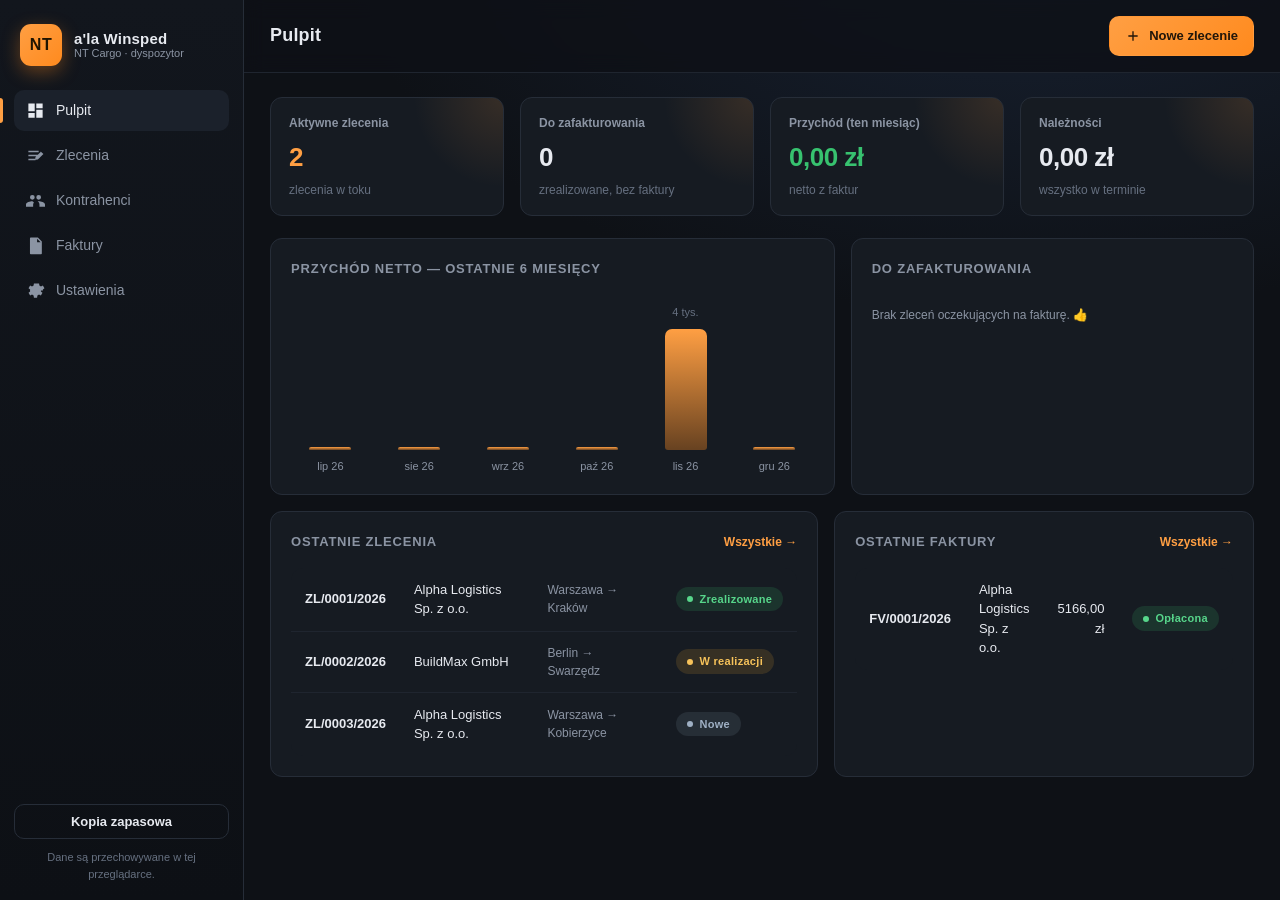
<file: index.html>
<!DOCTYPE html>
<html lang="pl">
<head>
  <meta charset="UTF-8" />
  <meta name="viewport" content="width=device-width, initial-scale=1.0" />
  <title>a'la Winsped — System dyspozytorski NT Cargo</title>
  <meta name="description" content="Aplikacja dyspozytorska NT Cargo: zlecenia transportowe i faktury VAT." />
  <link rel="preconnect" href="https://fonts.googleapis.com" />
  <link rel="stylesheet" href="styles.css" />
  <link rel="icon" href="data:image/svg+xml,<svg xmlns='http://www.w3.org/2000/svg' viewBox='0 0 100 100'><rect width='100' height='100' rx='22' fill='%230e1116'/><text x='50' y='68' font-size='58' text-anchor='middle' fill='%23ffab3d' font-family='Arial' font-weight='bold'>W</text></svg>" />
</head>
<body>
  <!-- Ekran aplikacji -->
  <div id="app">
    <!-- Panel boczny (nawigacja) -->
    <aside class="sidebar" id="sidebar">
      <div class="brand">
        <div class="brand-logo">NT</div>
        <div class="brand-text">
          <strong>a'la Winsped</strong>
          <span>NT Cargo · dyspozytor</span>
        </div>
      </div>

      <nav class="nav" id="mainNav">
        <a href="#/pulpit" data-route="pulpit" class="nav-item">
          <svg viewBox="0 0 24 24" class="ico"><path d="M3 13h8V3H3v10Zm0 8h8v-6H3v6Zm10 0h8V11h-8v10Zm0-18v6h8V3h-8Z"/></svg>
          <span>Pulpit</span>
        </a>
        <a href="#/zlecenia" data-route="zlecenia" class="nav-item">
          <svg viewBox="0 0 24 24" class="ico"><path d="M3 6h13v2H3V6Zm0 5h13v2H3v-2Zm0 5h9v2H3v-2Zm15.5-9L22 10l-7 7-3.5.5.5-3.5 6.5-6.5Z"/></svg>
          <span>Zlecenia</span>
        </a>
        <a href="#/kontrahenci" data-route="kontrahenci" class="nav-item">
          <svg viewBox="0 0 24 24" class="ico"><path d="M16 11a3 3 0 1 0-3-3 3 3 0 0 0 3 3Zm-8 0a3 3 0 1 0-3-3 3 3 0 0 0 3 3Zm0 2c-2.7 0-8 1.3-8 4v3h9v-3c0-1 .4-1.9 1-2.6A13 13 0 0 0 8 13Zm8 0c-.4 0-.8 0-1.3.1 1.4 1 2.3 2.3 2.3 3.9v3h7v-3c0-2.7-5.3-4-8-4Z"/></svg>
          <span>Kontrahenci</span>
        </a>
        <a href="#/faktury" data-route="faktury" class="nav-item">
          <svg viewBox="0 0 24 24" class="ico"><path d="M6 2h9l5 5v15a1 1 0 0 1-1 1H6a1 1 0 0 1-1-1V3a1 1 0 0 1 1-1Zm8 1.5V8h4.5L14 3.5ZM8 12h8v1.5H8V12Zm0 3.5h8V17H8v-1.5Zm0-7h4V10H8V8.5Z"/></svg>
          <span>Faktury</span>
        </a>
        <a href="#/ustawienia" data-route="ustawienia" class="nav-item">
          <svg viewBox="0 0 24 24" class="ico"><path d="M12 8a4 4 0 1 0 4 4 4 4 0 0 0-4-4Zm9.4 4a7.4 7.4 0 0 0-.1-1.2l2-1.6-2-3.4-2.4 1a7.5 7.5 0 0 0-2-1.2l-.4-2.6H10l-.4 2.6a7.5 7.5 0 0 0-2 1.2l-2.4-1-2 3.4 2 1.6a7.6 7.6 0 0 0 0 2.4l-2 1.6 2 3.4 2.4-1a7.5 7.5 0 0 0 2 1.2l.4 2.6h4l.4-2.6a7.5 7.5 0 0 0 2-1.2l2.4 1 2-3.4-2-1.6c.06-.4.1-.8.1-1.2Z"/></svg>
          <span>Ustawienia</span>
        </a>
      </nav>

      <div class="sidebar-foot">
        <button class="btn btn-ghost btn-block" id="btnBackup">Kopia zapasowa</button>
        <div class="sidebar-note">Dane są przechowywane w tej przeglądarce.</div>
      </div>
    </aside>

    <!-- Główna kolumna -->
    <main class="main">
      <header class="topbar">
        <button class="icon-btn only-mobile" id="btnMenu" aria-label="Menu">
          <svg viewBox="0 0 24 24" class="ico"><path d="M3 6h18v2H3V6Zm0 5h18v2H3v-2Zm0 5h18v2H3v-2Z"/></svg>
        </button>
        <div class="topbar-title" id="pageTitle">Pulpit</div>
        <div class="topbar-actions" id="pageActions"></div>
      </header>

      <div class="view" id="view"><!-- widok renderowany dynamicznie --></div>
    </main>
  </div>

  <!-- Warstwa modali / toastów -->
  <div id="modalRoot"></div>
  <div id="toastRoot" class="toast-root"></div>

  <!-- Skrypty (kolejność ma znaczenie) -->
  <script src="js/utils.js"></script>
  <script src="js/store.js"></script>
  <script src="js/ui.js"></script>
  <script src="js/print.js"></script>
  <script src="js/gus.js"></script>
  <script src="js/views_dashboard.js"></script>
  <script src="js/views_kontrahenci.js"></script>
  <script src="js/views_zlecenia.js"></script>
  <script src="js/views_faktury.js"></script>
  <script src="js/views_ustawienia.js"></script>
  <script src="js/app.js"></script>
</body>
</html>
</file>
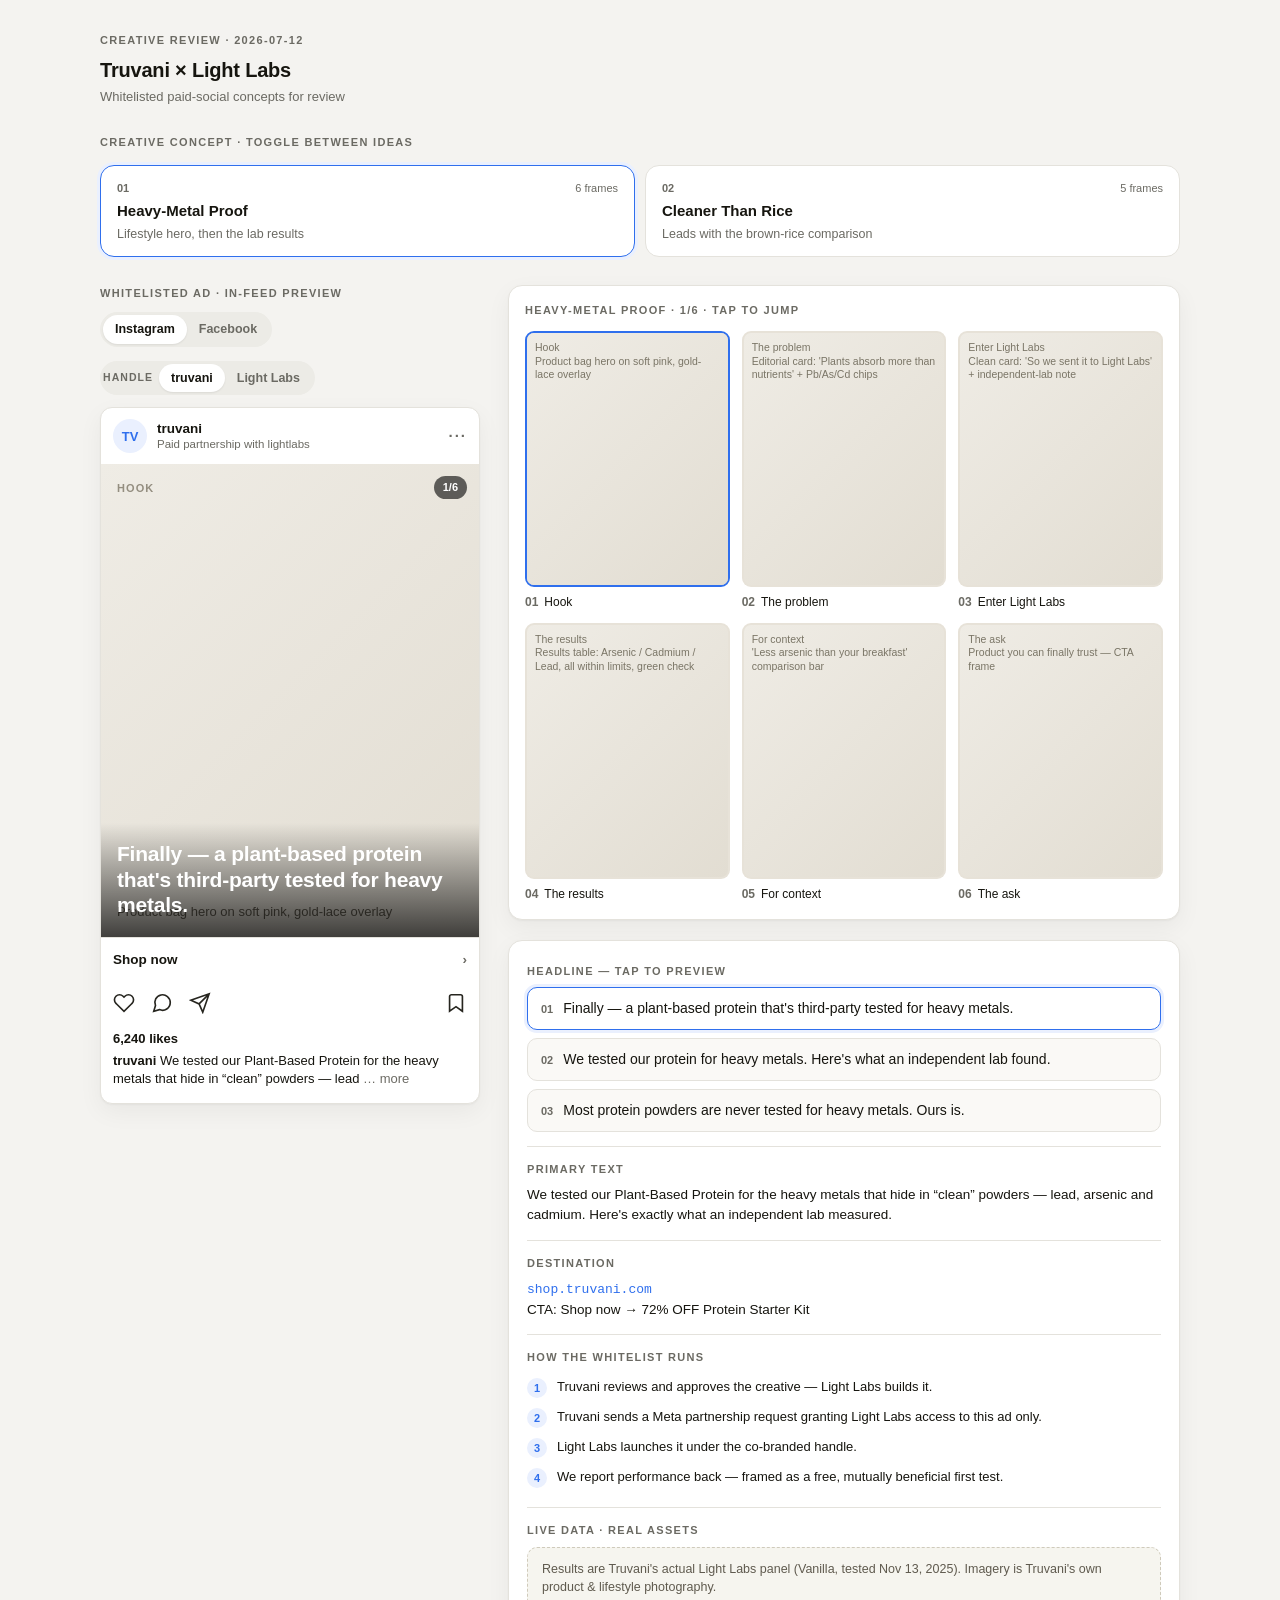
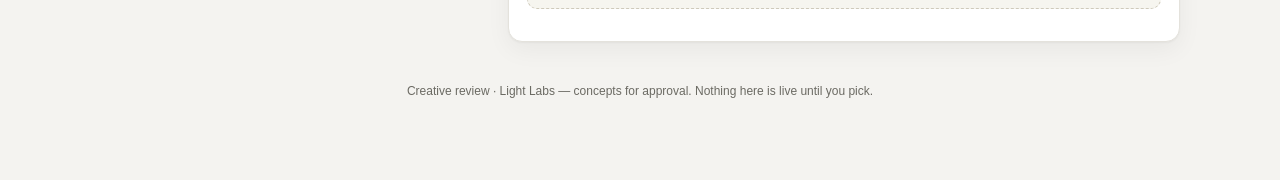
<file: .agents/skills/ad-creative/assets/creative-review-template.html>
<!DOCTYPE html>
<!--
  Creative Review Page — a shareable ad-creative approval artifact.

  HOW TO USE (agents): replace the JSON inside <script id="review-data"> below
  with the real project. Everything else renders from it. The file is
  self-contained — no build, no network, no dependencies. Open it in a browser,
  host it on any static host (Vercel/Netlify/GitHub Pages), or hand off the
  single .html file.

  THE DATA BLOCK IS JSON, NOT JAVASCRIPT:
    - double-quoted keys and strings, no comments, no trailing commas
    - it is inert data (parsed with JSON.parse), so a value can never execute
    - SECURITY: escape every literal "<" in your text values as \u003c so a
      value like "</script>" can never break out of the tag. All values are
      also HTML-escaped again at render time.

  DATA SHAPE — see references/creative-review-page.md for the annotated spec.
  Images: each frame's "image" may be a local path/file URL or a data URI.
  Remote and protocol-relative URLs are blocked; package images with the page.
  If omitted (or the file is missing), a placeholder shows the frame label +
  the image prompt — use this for concepts not yet rendered to image.
-->
<html lang="en">
<head>
<meta charset="utf-8" />
<meta name="viewport" content="width=device-width, initial-scale=1" />
<title>Creative Review</title>
<style>
  :root {
    --bg: #f4f3f0; --card: #ffffff; --ink: #16150f; --muted: #6b6a63;
    --line: #e4e2dc; --accent: #2f6fed; --accent-soft: #eaf0fe;
    --radius: 14px; --shadow: 0 1px 2px rgba(0,0,0,.04), 0 8px 24px rgba(0,0,0,.05);
  }
  * { box-sizing: border-box; }
  body { margin: 0; background: var(--bg); color: var(--ink);
    font: 15px/1.5 -apple-system, BlinkMacSystemFont, "Segoe UI", Roboto, Helvetica, Arial, sans-serif;
    -webkit-font-smoothing: antialiased; }
  .wrap { max-width: 1120px; margin: 0 auto; padding: 32px 20px 80px; }
  .eyebrow { font-size: 11px; font-weight: 700; letter-spacing: .12em; text-transform: uppercase; color: var(--muted); }
  a { color: var(--accent); }

  header.project { margin-bottom: 28px; }
  header.project h1 { font-size: 20px; margin: 6px 0 2px; letter-spacing: -.01em; }
  header.project .sub { color: var(--muted); font-size: 13px; }

  .concepts { display: grid; grid-template-columns: repeat(auto-fit, minmax(210px, 1fr)); gap: 10px; margin: 14px 0 28px; }
  .concept { text-align: left; background: var(--card); border: 1.5px solid var(--line); border-radius: var(--radius);
    padding: 14px 16px; cursor: pointer; transition: border-color .12s, box-shadow .12s; font: inherit; color: inherit; }
  .concept:hover { border-color: #cfcdc6; }
  .concept[aria-pressed="true"] { border-color: var(--accent); box-shadow: 0 0 0 3px var(--accent-soft); background: #fff; }
  .concept .row1 { display: flex; align-items: baseline; justify-content: space-between; gap: 8px; }
  .concept .num { font-size: 11px; font-weight: 700; color: var(--muted); }
  .concept .frames { font-size: 11px; color: var(--muted); }
  .concept .name { font-weight: 650; font-size: 15px; margin: 4px 0 3px; }
  .concept .tag { font-size: 12.5px; color: var(--muted); line-height: 1.35; }

  .grid { display: grid; grid-template-columns: minmax(0, 380px) minmax(0, 1fr); gap: 28px; align-items: start; }
  @media (max-width: 860px) { .grid { grid-template-columns: 1fr; } }
  .col-label { margin-bottom: 10px; }

  .toggles { display: flex; flex-wrap: wrap; gap: 14px; margin-bottom: 12px; }
  .seg { display: inline-flex; background: #ecebe6; border-radius: 999px; padding: 3px; }
  .seg button { border: 0; background: transparent; font: inherit; font-size: 12.5px; font-weight: 600; color: var(--muted);
    padding: 5px 12px; border-radius: 999px; cursor: pointer; }
  .seg button[aria-pressed="true"] { background: #fff; color: var(--ink); box-shadow: 0 1px 2px rgba(0,0,0,.08); }
  .seg .lbl { align-self: center; font-size: 10.5px; font-weight: 700; letter-spacing: .1em; text-transform: uppercase; color: var(--muted); margin-right: 6px; }

  .post { background: var(--card); border: 1px solid var(--line); border-radius: 12px; overflow: hidden; box-shadow: var(--shadow); }
  .post .top { display: flex; align-items: center; gap: 10px; padding: 11px 12px; }
  .post .avatar { width: 34px; height: 34px; border-radius: 50%; background: var(--accent-soft); color: var(--accent);
    display: grid; place-items: center; font-weight: 700; font-size: 13px; overflow: hidden; flex: none; }
  .post .avatar img { width: 100%; height: 100%; object-fit: cover; }
  .post .who { line-height: 1.2; }
  .post .who .name { font-weight: 650; font-size: 13.5px; }
  .post .who .partner { font-size: 11.5px; color: var(--muted); }
  .post .dots { margin-left: auto; color: var(--muted); font-weight: 700; letter-spacing: 2px; }
  .frame { position: relative; aspect-ratio: 4/5; background: #ded9d0; display: grid; }
  .frame img { width: 100%; height: 100%; object-fit: cover; grid-area: 1/1; z-index: 1; }
  .frame .ph { grid-area: 1/1; display: flex; flex-direction: column; justify-content: space-between; padding: 16px;
    background: linear-gradient(135deg,#efece5,#e2ddd2); }
  .frame .ph .plabel { font-size: 11px; font-weight: 700; letter-spacing: .1em; text-transform: uppercase; color: #948e80; }
  .frame .ph .pprompt { font-size: 13px; color: #5f5a4e; line-height: 1.4; }
  .frame .badge { position: absolute; top: 12px; left: 12px; z-index: 2; background: rgba(255,255,255,.92);
    font-size: 11.5px; font-weight: 600; padding: 5px 10px; border-radius: 999px; display: flex; align-items: center; gap: 5px; }
  .frame .counter { position: absolute; top: 12px; right: 12px; z-index: 2; background: rgba(0,0,0,.6); color: #fff; font-size: 11px;
    font-weight: 600; padding: 3px 9px; border-radius: 999px; }
  .frame .headline { position: absolute; left: 0; right: 0; bottom: 0; z-index: 2; padding: 18px 16px 20px; color: #fff;
    font-size: 21px; font-weight: 700; line-height: 1.2; letter-spacing: -.01em;
    background: linear-gradient(to top, rgba(0,0,0,.72), rgba(0,0,0,0)); }
  .frame .headline.light { color: var(--ink); background: linear-gradient(to top, rgba(255,255,255,.85), rgba(255,255,255,0)); }

  /* Instagram chrome */
  .ig-cta { display: flex; align-items: center; justify-content: space-between; padding: 12px; border-top: 1px solid var(--line);
    font-weight: 600; font-size: 13.5px; }
  .ig-cta .chev { color: var(--muted); }
  .ig-actions { display: flex; gap: 16px; padding: 10px 12px 2px; color: #26251f; }
  .ig-actions svg { width: 22px; height: 22px; }
  .ig-actions .save { margin-left: auto; }
  .likes { padding: 6px 12px 2px; font-weight: 650; font-size: 13px; }
  .caption { padding: 2px 12px 14px; font-size: 13px; line-height: 1.4; }
  .caption .h { font-weight: 650; }
  .caption .more { color: var(--muted); }

  /* Facebook chrome — link card below image + text actions */
  .fb-card { display: flex; align-items: center; gap: 12px; padding: 12px; background: #f3f4f6; border-top: 1px solid var(--line); }
  .fb-card .meta { min-width: 0; flex: 1; }
  .fb-card .dom { font-size: 11px; letter-spacing: .04em; text-transform: uppercase; color: var(--muted); }
  .fb-card .hl { font-size: 14px; font-weight: 650; line-height: 1.25; margin-top: 2px; overflow: hidden; }
  .fb-card .btn { flex: none; background: #e4e6eb; color: #050505; font-weight: 650; font-size: 12.5px; padding: 8px 14px; border-radius: 7px; }
  .fb-actions { display: flex; padding: 4px 12px; border-top: 1px solid var(--line); }
  .fb-actions span { flex: 1; text-align: center; padding: 8px 0; font-size: 13px; font-weight: 600; color: var(--muted); }

  .board { background: var(--card); border: 1px solid var(--line); border-radius: var(--radius); padding: 16px; box-shadow: var(--shadow); margin-bottom: 20px; }
  .board .frames-grid { display: grid; grid-template-columns: repeat(3, 1fr); gap: 12px; margin-top: 12px; }
  @media (max-width: 480px) { .board .frames-grid { grid-template-columns: repeat(2, 1fr); } }
  .thumb { border: 0; background: transparent; padding: 0; cursor: pointer; text-align: left; font: inherit; color: inherit; }
  .thumb .box { aspect-ratio: 4/5; border-radius: 9px; overflow: hidden; border: 2px solid transparent; background: #e7e2d8;
    display: grid; transition: border-color .12s; }
  .thumb[aria-current="true"] .box { border-color: var(--accent); }
  .thumb .box img { width: 100%; height: 100%; object-fit: cover; grid-area: 1/1; z-index: 1; }
  .thumb .box .mini { grid-area: 1/1; padding: 8px; font-size: 10.5px; color: #7a7566; line-height: 1.3;
    background: linear-gradient(135deg,#efece5,#e2ddd2); overflow: hidden; }
  .thumb .cap { margin-top: 6px; font-size: 12px; }
  .thumb .cap .n { color: var(--muted); font-weight: 700; margin-right: 6px; }

  .copy { background: var(--card); border: 1px solid var(--line); border-radius: var(--radius); padding: 18px; box-shadow: var(--shadow); }
  .copy .block { padding: 14px 0; border-top: 1px solid var(--line); }
  .copy .block:first-of-type { border-top: 0; padding-top: 4px; }
  .headline-opt { display: flex; gap: 10px; align-items: flex-start; width: 100%; text-align: left; font: inherit; color: inherit;
    background: #faf9f6; border: 1.5px solid var(--line); border-radius: 10px; padding: 11px 13px; cursor: pointer; margin-top: 8px; }
  .headline-opt[aria-pressed="true"] { border-color: var(--accent); background: #fff; box-shadow: 0 0 0 3px var(--accent-soft); }
  .headline-opt .n { font-size: 11px; font-weight: 700; color: var(--muted); margin-top: 2px; }
  .headline-opt .t { font-size: 14px; line-height: 1.35; }
  .kv { font-size: 13.5px; line-height: 1.5; }
  .kv .dest { color: var(--accent); font-family: ui-monospace, SFMono-Regular, Menlo, monospace; font-size: 13px; }
  .steps { margin: 8px 0 0; padding: 0; list-style: none; }
  .steps li { display: flex; gap: 10px; padding: 5px 0; font-size: 13px; line-height: 1.4; }
  .steps li .i { flex: none; width: 20px; height: 20px; border-radius: 50%; background: var(--accent-soft); color: var(--accent);
    display: grid; place-items: center; font-size: 11px; font-weight: 700; }
  .grounding { background: #f6f5ef; border: 1px dashed #cfcabb; border-radius: 10px; padding: 12px 14px; font-size: 12.5px; color: #5f5a4e; line-height: 1.45; margin-top: 8px; }
  .err { background: #fbeaea; border: 1px solid #e6b7b7; color: #8a2b2b; border-radius: 10px; padding: 14px 16px; font-size: 13px; }
  footer { margin-top: 40px; text-align: center; font-size: 12px; color: var(--muted); }
</style>
</head>
<body>

<!-- DATA — replace this JSON with your project (see the comment at the top of the file). -->
<script type="application/json" id="review-data">
{
  "project": {
    "brand": "Truvani",
    "agency": "Light Labs",
    "date": "2026-07-12",
    "note": "Whitelisted paid-social concepts for review"
  },
  "platforms": ["instagram", "facebook"],
  "concepts": [
    {
      "name": "Heavy-Metal Proof",
      "tagline": "Lifestyle hero, then the lab results",
      "handles": [
        { "name": "truvani", "partner": "Paid partnership with lightlabs", "initials": "TV" },
        { "name": "Light Labs", "partner": "Paid partnership with truvani", "initials": "LL" }
      ],
      "frames": [
        { "label": "Hook", "prompt": "Product bag hero on soft pink, gold-lace overlay", "headline": "Finally — a plant-based protein that's third-party tested for heavy metals.", "headlineTheme": "dark" },
        { "label": "The problem", "prompt": "Editorial card: 'Plants absorb more than nutrients' + Pb/As/Cd chips" },
        { "label": "Enter Light Labs", "prompt": "Clean card: 'So we sent it to Light Labs' + independent-lab note" },
        { "label": "The results", "prompt": "Results table: Arsenic / Cadmium / Lead, all within limits, green check" },
        { "label": "For context", "prompt": "'Less arsenic than your breakfast' comparison bar" },
        { "label": "The ask", "prompt": "Product you can finally trust — CTA frame", "headline": "Protein you can finally trust." }
      ],
      "headlines": [
        "Finally — a plant-based protein that's third-party tested for heavy metals.",
        "We tested our protein for heavy metals. Here's what an independent lab found.",
        "Most protein powders are never tested for heavy metals. Ours is."
      ],
      "likes": "6,240",
      "primaryText": "We tested our Plant-Based Protein for the heavy metals that hide in “clean” powders — lead, arsenic and cadmium. Here's exactly what an independent lab measured.",
      "destination": { "url": "shop.truvani.com", "cta": "Shop now", "offer": "72% OFF Protein Starter Kit" },
      "rollout": {
        "title": "How the whitelist runs",
        "steps": [
          "Truvani reviews and approves the creative — Light Labs builds it.",
          "Truvani sends a Meta partnership request granting Light Labs access to this ad only.",
          "Light Labs launches it under the co-branded handle.",
          "We report performance back — framed as a free, mutually beneficial first test."
        ]
      },
      "grounding": "Results are Truvani's actual Light Labs panel (Vanilla, tested Nov 13, 2025). Imagery is Truvani's own product & lifestyle photography."
    },
    {
      "name": "Cleaner Than Rice",
      "tagline": "Leads with the brown-rice comparison",
      "frames": [
        { "label": "Hook", "prompt": "Split visual: brown rice vs protein scoop", "headline": "Your “clean” brown rice protein? Test it.", "headlineTheme": "dark" },
        { "label": "The claim", "prompt": "Stat card comparing arsenic levels" },
        { "label": "The proof", "prompt": "Light Labs results table" },
        { "label": "The context", "prompt": "What the numbers mean, plainly" },
        { "label": "The ask", "prompt": "Starter-kit offer frame", "headline": "Trust the label. Then trust the test." }
      ],
      "headlines": [
        "Your “clean” brown rice protein? Test it.",
        "Brown rice protein is often the worst offender for arsenic. We checked ours.",
        "“Plant-based” doesn't mean “clean.” We have the lab panel to prove ours is."
      ],
      "primaryText": "Brown-rice protein is one of the most common sources of dietary arsenic. So we sent ours to an independent lab. Here's the panel.",
      "destination": { "url": "shop.truvani.com", "cta": "Shop now", "offer": "72% OFF Protein Starter Kit" },
      "grounding": "Comparison figures are from Truvani's Light Labs panel and published dietary-arsenic ranges. No competitor is named."
    }
  ]
}
</script>

<div class="wrap">
  <header class="project" id="project"></header>
  <div class="eyebrow">Creative concept · toggle between ideas</div>
  <div class="concepts" id="concepts"></div>
  <div class="grid">
    <section>
      <div class="eyebrow col-label" id="preview-label">In-feed preview</div>
      <div class="toggles" id="toggles"></div>
      <div class="post" id="post"></div>
    </section>
    <section>
      <div class="board">
        <div class="eyebrow" id="board-label">Storyboard · tap to jump</div>
        <div class="frames-grid" id="frames-grid"></div>
      </div>
      <div class="copy" id="copy"></div>
    </section>
  </div>
  <footer id="footer"></footer>
</div>

<script>
/* ============================================================================
   RENDER — generic; no need to edit when swapping the DATA JSON above.
   ========================================================================== */
const esc = (s) => String(s == null ? "" : s).replace(/[&<>"']/g, c => (
  { "&": "&amp;", "<": "&lt;", ">": "&gt;", '"': "&quot;", "'": "&#39;" }[c]));
const PLATFORMS = { instagram: "Instagram", facebook: "Facebook" };

let DATA;
try {
  DATA = JSON.parse(document.getElementById("review-data").textContent);
} catch (e) {
  document.querySelector(".wrap").innerHTML =
    '<div class="err"><b>Couldn\'t read the review data.</b><br/>The <code>#review-data</code> block must be valid JSON — double-quoted keys and strings, no comments, no trailing commas. Parser said: ' + esc(e.message) + '</div>';
  throw e;
}

function invalid(msg) {
  document.querySelector(".wrap").innerHTML =
    '<div class="err"><b>The review data is missing something.</b><br/>' + esc(msg) + '</div>';
  throw new Error(msg);
}
if (!DATA || !Array.isArray(DATA.concepts) || !DATA.concepts.length)
  invalid('"concepts" must be a non-empty array.');
DATA.concepts.forEach((c, i) => {
  if (!c || typeof c !== "object") invalid(`concepts[${i}] must be an object.`);
  if (!Array.isArray(c.frames) || !c.frames.length) invalid(`concepts[${i}].frames must be a non-empty array.`);
});

const state = { concept: 0, frame: 0, platform: null, handle: 0, headline: 0 };
const concept = () => DATA.concepts[state.concept];

// platforms restricted to the ones we can render; default to first valid
const platformList = () => (DATA.platforms || ["instagram"]).filter(p => PLATFORMS[p]);
state.platform = platformList()[0] || "instagram";

const heart = '<svg viewBox="0 0 24 24" fill="none" stroke="currentColor" stroke-width="1.8"><path d="M20.8 4.6a5.5 5.5 0 0 0-7.8 0L12 5.6l-1-1a5.5 5.5 0 1 0-7.8 7.8l1 1L12 21l7.8-7.6 1-1a5.5 5.5 0 0 0 0-7.8z"/></svg>';
const comment = '<svg viewBox="0 0 24 24" fill="none" stroke="currentColor" stroke-width="1.8"><path d="M21 11.5a8.4 8.4 0 0 1-11.8 7.7L3 21l1.9-6.2A8.4 8.4 0 1 1 21 11.5z"/></svg>';
const share = '<svg viewBox="0 0 24 24" fill="none" stroke="currentColor" stroke-width="1.8"><path d="M22 2 11 13M22 2l-7 20-4-9-9-4 20-7z"/></svg>';
const bookmark = '<svg viewBox="0 0 24 24" fill="none" stroke="currentColor" stroke-width="1.8"><path d="M19 21l-7-5-7 5V5a2 2 0 0 1 2-2h10a2 2 0 0 1 2 2z"/></svg>';

function renderProject() {
  const p = DATA.project || {};
  const line = [p.brand, p.agency && `× ${p.agency}`].filter(Boolean).join(" ");
  document.getElementById("project").innerHTML =
    `<div class="eyebrow">Creative review${p.date ? " · " + esc(p.date) : ""}</div>
     <h1>${esc(line || "Ad creative")}</h1>${p.note ? `<div class="sub">${esc(p.note)}</div>` : ""}`;
  document.getElementById("footer").innerHTML =
    `Creative review${p.agency ? " · " + esc(p.agency) : ""} — concepts for approval. Nothing here is live until you pick.`;
}

function renderConcepts() {
  document.getElementById("concepts").innerHTML = DATA.concepts.map((c, i) => `
    <button class="concept" aria-pressed="${i === state.concept}" data-i="${i}">
      <div class="row1"><span class="num">${String(i + 1).padStart(2, "0")}</span>
        <span class="frames">${c.frames.length} frame${c.frames.length === 1 ? "" : "s"}</span></div>
      <div class="name">${esc(c.name)}</div>
      <div class="tag">${esc(c.tagline || "")}</div>
    </button>`).join("");
  document.querySelectorAll(".concept").forEach(b =>
    b.onclick = () => { state.concept = +b.dataset.i; state.frame = 0; state.handle = 0; state.headline = 0; renderAll(); });
}

function handles() {
  return concept().handles || [{
    name: DATA.project?.brand || "brand",
    partner: DATA.project?.agency ? "Paid partnership with " + DATA.project.agency.toLowerCase() : "Sponsored",
    initials: (DATA.project?.brand || "AD").slice(0, 2).toUpperCase()
  }];
}

function renderToggles() {
  const plats = platformList(), hs = handles();
  let html = "";
  if (plats.length > 1) {
    html += `<div class="seg" role="group">${plats.map(p =>
      `<button data-plat="${esc(p)}" aria-pressed="${p === state.platform}">${esc(PLATFORMS[p])}</button>`).join("")}</div>`;
  }
  if (hs.length > 1) {
    html += `<div class="seg" role="group"><span class="lbl">Handle</span>${hs.map((h, i) =>
      `<button data-handle="${i}" aria-pressed="${i === state.handle}">${esc(h.name)}</button>`).join("")}</div>`;
  }
  const el = document.getElementById("toggles");
  el.innerHTML = html;
  el.querySelectorAll("[data-plat]").forEach(b => b.onclick = () => { state.platform = b.dataset.plat; renderToggles(); renderPost(); });
  el.querySelectorAll("[data-handle]").forEach(b => b.onclick = () => { state.handle = +b.dataset.handle; renderToggles(); renderPost(); });
  document.getElementById("preview-label").textContent = (hs.length > 1 ? "Whitelisted ad · " : "") + "In-feed preview";
}

// Classify with the browser URL parser; tabs/newlines and backslashes can hide a remote URL.
function localImageSource(value) {
  if (typeof value !== "string") return "";
  const syntax = value.replace(/[\t\n\r]/g, "").replace(/\\/g, "/")
    .replace(/^[\u0000-\u0020]+|[\u0000-\u0020]+$/g, "");
  if (/^\/\//.test(syntax)) return "";
  try {
    const base = new URL(document.baseURI);
    const image = new URL(value, base);
    if (image.protocol === "data:" || (image.protocol === "file:" && !image.host)) return value;
    // Hosted relative assets stay on the review page's origin; absolute network URLs stay blocked.
    if (!/^[a-z][a-z0-9+.-]*:/i.test(syntax) && image.origin === base.origin) return value;
  } catch (_) { /* An invalid source falls back to the placeholder. */ }
  return "";
}

// placeholder underneath + image on top; a missing/broken image removes itself → placeholder shows
function frameVisual(f, phCls) {
  const ph = `<div class="${phCls}"><div class="plabel">${esc(f.label)}</div><div class="pprompt">${esc(f.prompt || "")}</div></div>`;
  // Only local/relative or data: image sources — block remote URLs so the page stays offline and cannot beacon on open.
  const localImg = localImageSource(f.image);
  const img = localImg ? `<img src="${esc(localImg)}" alt="${esc(f.label)}" onerror="this.remove()" />` : "";
  return ph + img;
}

function frameHTML(c, f) {
  const total = c.frames.length;
  const headlineText = state.frame === 0 ? (c.headlines?.[state.headline] || f.headline || "") : (f.headline || "");
  const theme = f.headlineTheme === "light" ? " light" : "";
  return `<div class="frame">
      ${frameVisual(f, "ph")}
      <span class="counter">${state.frame + 1}/${total}</span>
      ${headlineText ? `<div class="headline${theme}">${esc(headlineText)}</div>` : ""}
    </div>`;
}

function renderPost() {
  const c = concept(), f = c.frames[state.frame], h = handles()[state.handle] || handles()[0];
  const dest = c.destination || {};
  const top = `<div class="top">
      <div class="avatar">${h.initials ? esc(h.initials) : ""}</div>
      <div class="who"><div class="name">${esc(h.name)}</div><div class="partner">${esc(h.partner || "Sponsored")}</div></div>
      <div class="dots">···</div>
    </div>`;

  let chrome;
  if (state.platform === "facebook") {
    const domain = dest.url ? esc(dest.url) : "";
    const hl = c.headlines?.[state.headline] || f.headline || dest.offer || "";
    chrome = `<div class="fb-card">
        <div class="meta"><div class="dom">${domain}</div><div class="hl">${esc(hl)}</div></div>
        ${dest.cta ? `<div class="btn">${esc(dest.cta)}</div>` : ""}
      </div>
      <div class="fb-actions"><span>Like</span><span>Comment</span><span>Share</span></div>`;
  } else {
    chrome = `<div class="ig-cta"><span>${esc(dest.cta || "Learn more")}</span><span class="chev">›</span></div>
      <div class="ig-actions">${heart}${comment}${share}<span class="save">${bookmark}</span></div>
      ${c.likes ? `<div class="likes">${esc(c.likes)} likes</div>` : ""}
      <div class="caption"><span class="h">${esc(h.name)}</span> ${esc((c.primaryText || "").slice(0, 90))}<span class="more"> … more</span></div>`;
  }

  document.getElementById("post").innerHTML = top + frameHTML(c, f) + chrome;
  document.getElementById("board-label").textContent = `${c.name} · ${state.frame + 1}/${c.frames.length} · tap to jump`;
}

function renderBoard() {
  const c = concept();
  document.getElementById("frames-grid").innerHTML = c.frames.map((f, i) => `
    <button class="thumb" aria-current="${i === state.frame}" data-i="${i}">
      <div class="box">${frameVisual(f, "mini")}</div>
      <div class="cap"><span class="n">${String(i + 1).padStart(2, "0")}</span>${esc(f.label)}</div>
    </button>`).join("");
  document.querySelectorAll(".thumb").forEach(b =>
    b.onclick = () => { state.frame = +b.dataset.i; renderPost(); renderBoard(); });
}

function renderCopy() {
  const c = concept(), dest = c.destination || {};
  let html = "";
  if (c.headlines?.length) {
    html += `<div class="block"><div class="eyebrow">Headline — tap to preview</div>${c.headlines.map((h, i) =>
      `<button class="headline-opt" aria-pressed="${i === state.headline}" data-i="${i}">
        <span class="n">${String(i + 1).padStart(2, "0")}</span><span class="t">${esc(h)}</span></button>`).join("")}</div>`;
  }
  if (c.primaryText) html += `<div class="block"><div class="eyebrow">Primary text</div><div class="kv" style="margin-top:8px">${esc(c.primaryText)}</div></div>`;
  if (dest.url || dest.cta) {
    html += `<div class="block"><div class="eyebrow">Destination</div><div class="kv" style="margin-top:8px">
      ${dest.url ? `<span class="dest">${esc(dest.url)}</span><br/>` : ""}
      ${dest.cta ? `CTA: ${esc(dest.cta)}` : ""}${dest.offer ? ` → ${esc(dest.offer)}` : ""}</div></div>`;
  }
  if (c.rollout?.steps?.length) {
    html += `<div class="block"><div class="eyebrow">${esc(c.rollout.title || "How it runs")}</div>
      <ol class="steps">${c.rollout.steps.map((s, i) => `<li><span class="i">${i + 1}</span><span>${esc(s)}</span></li>`).join("")}</ol></div>`;
  }
  if (c.grounding) html += `<div class="block"><div class="eyebrow">Live data · real assets</div><div class="grounding">${esc(c.grounding)}</div></div>`;
  const el = document.getElementById("copy");
  el.innerHTML = html;
  el.querySelectorAll(".headline-opt").forEach(b =>
    b.onclick = () => { state.headline = +b.dataset.i; state.frame = 0; renderPost(); renderBoard(); renderCopy(); });
}

function renderAll() { renderConcepts(); renderToggles(); renderPost(); renderBoard(); renderCopy(); }
renderProject();
renderAll();
</script>
</body>
</html>
</file>
<file: styles.css>
/* ============================================================
   a'la Winsped — styl aplikacji (dark premium) + wydruk faktury
   ============================================================ */

:root {
  --bg: #0e1116;
  --bg-2: #0b0e12;
  --surface: #161b22;
  --surface-2: #1b212b;
  --surface-3: #212936;
  --border: #262d38;
  --border-soft: #1f252f;
  --text: #e7eaf0;
  --muted: #8b94a3;
  --muted-2: #667080;

  --accent: #ff9f43;         /* bursztyn / logistyka */
  --accent-strong: #ff8a1e;
  --accent-ink: #1a1206;
  --blue: #4f8cff;
  --green: #37c26f;
  --amber: #f5b333;
  --red: #ef5b5b;
  --violet: #a875ff;
  --cyan: #35c4d6;

  --radius: 12px;
  --radius-sm: 8px;
  --shadow: 0 10px 30px rgba(0,0,0,.35);
  --shadow-lg: 0 24px 60px rgba(0,0,0,.5);
  --sidebar-w: 244px;
  --font: 'Inter', -apple-system, BlinkMacSystemFont, 'Segoe UI', Roboto, Helvetica, Arial, sans-serif;
}

* { box-sizing: border-box; }
html, body { height: 100%; }
body {
  margin: 0;
  font-family: var(--font);
  background: radial-gradient(1200px 700px at 80% -10%, #182233 0%, var(--bg) 58%) no-repeat var(--bg);
  min-height: 100vh;
  color: var(--text);
  font-size: 14px;
  line-height: 1.5;
  -webkit-font-smoothing: antialiased;
}
a { color: inherit; text-decoration: none; }
button { font-family: inherit; }
::-webkit-scrollbar { width: 10px; height: 10px; }
::-webkit-scrollbar-thumb { background: #2a323f; border-radius: 8px; }
::-webkit-scrollbar-track { background: transparent; }

/* ---------- Layout ---------- */
/* Pasek boczny jest przyklejony (position:fixed), a strona przewija się normalnie.
   Dzięki temu nawigacja jest zawsze widoczna. */
#app { min-height: 100vh; }

.sidebar {
  position: fixed; top: 0; left: 0; z-index: 40;
  width: var(--sidebar-w); height: 100vh; overflow-y: auto;
  background: linear-gradient(180deg, #12161d 0%, #0d1015 100%);
  border-right: 1px solid var(--border);
  display: flex; flex-direction: column;
  padding: 18px 14px;
}
.brand { display: flex; align-items: center; gap: 12px; padding: 6px 6px 18px; }
.brand-logo {
  width: 42px; height: 42px; border-radius: 11px;
  background: linear-gradient(135deg, var(--accent), var(--accent-strong));
  color: #201400; font-weight: 800; font-size: 16px;
  display: grid; place-items: center; letter-spacing: .5px;
  box-shadow: 0 6px 18px rgba(255,138,30,.35);
}
.brand-text { display: flex; flex-direction: column; line-height: 1.15; }
.brand-text strong { font-size: 15px; letter-spacing: .2px; }
.brand-text span { font-size: 11px; color: var(--muted); }

.nav { display: flex; flex-direction: column; gap: 4px; margin-top: 6px; }
.nav-item {
  display: flex; align-items: center; gap: 11px;
  padding: 10px 12px; border-radius: 10px; color: var(--muted);
  font-weight: 500; transition: all .15s ease; position: relative;
}
.nav-item .ico { width: 19px; height: 19px; fill: currentColor; flex: none; }
.nav-item:hover { background: var(--surface); color: var(--text); }
.nav-item.active { background: var(--surface-2); color: var(--text); }
.nav-item.active::before {
  content: ""; position: absolute; left: -14px; top: 8px; bottom: 8px; width: 3px;
  background: var(--accent); border-radius: 0 3px 3px 0;
}

.sidebar-foot { margin-top: auto; padding-top: 14px; }
.sidebar-note { font-size: 11px; color: var(--muted-2); margin-top: 10px; text-align: center; }

.main { min-width: 0; margin-left: var(--sidebar-w); min-height: 100vh; display: flex; flex-direction: column; }
.topbar {
  display: flex; align-items: center; gap: 14px;
  padding: 16px 26px; border-bottom: 1px solid var(--border-soft);
  position: sticky; top: 0; z-index: 20;
  background: rgba(14,17,22,.82); backdrop-filter: blur(10px);
}
.topbar-title { font-size: 18px; font-weight: 700; letter-spacing: .2px; }
.topbar-actions { margin-left: auto; display: flex; gap: 10px; align-items: center; }
.view { padding: 24px 26px 60px; max-width: 1240px; width: 100%; }

/* ---------- Buttons ---------- */
.btn {
  display: inline-flex; align-items: center; justify-content: center; gap: 8px;
  padding: 9px 15px; border-radius: 10px; border: 1px solid var(--border);
  background: var(--surface-2); color: var(--text); font-weight: 600; font-size: 13px;
  cursor: pointer; transition: all .15s ease; white-space: nowrap;
}
.btn:hover { background: var(--surface-3); border-color: #313a47; }
.btn:active { transform: translateY(1px); }
.btn .ico { width: 16px; height: 16px; fill: currentColor; }
.btn-primary {
  background: linear-gradient(135deg, var(--accent), var(--accent-strong));
  border-color: transparent; color: #22160a;
}
.btn-primary:hover { filter: brightness(1.06); background: linear-gradient(135deg, var(--accent), var(--accent-strong)); }
.btn-ghost { background: transparent; }
.btn-ghost:hover { background: var(--surface); }
.btn-danger { color: var(--red); border-color: #3a2630; }
.btn-danger:hover { background: #2a1c22; }
.btn-sm { padding: 6px 11px; font-size: 12px; border-radius: 8px; }
.btn-block { width: 100%; }
.icon-btn {
  width: 38px; height: 38px; border-radius: 10px; border: 1px solid var(--border);
  background: var(--surface-2); color: var(--text); cursor: pointer; display: grid; place-items: center;
}
.icon-btn .ico { width: 20px; height: 20px; fill: currentColor; }
.icon-btn:hover { background: var(--surface-3); }
.only-mobile { display: none; }

/* ---------- Cards / panels ---------- */
.card { background: var(--surface); border: 1px solid var(--border); border-radius: var(--radius); }
.card-pad { padding: 18px; }
.panel { background: var(--surface); border: 1px solid var(--border); border-radius: var(--radius); padding: 20px; }
.panel-title { font-size: 13px; text-transform: uppercase; letter-spacing: .8px; color: var(--muted); margin: 0 0 14px; font-weight: 700; }

/* ---------- Dashboard KPI ---------- */
.kpi-grid { display: grid; grid-template-columns: repeat(4, 1fr); gap: 16px; margin-bottom: 22px; }
.kpi {
  background: var(--surface); border: 1px solid var(--border); border-radius: var(--radius);
  padding: 16px 18px; position: relative; overflow: hidden;
}
.kpi::after { content: ""; position: absolute; inset: 0 0 auto auto; width: 90px; height: 90px;
  background: radial-gradient(circle at top right, rgba(255,159,67,.14), transparent 70%); }
.kpi-label { font-size: 12px; color: var(--muted); font-weight: 600; }
.kpi-value { font-size: 26px; font-weight: 800; margin-top: 6px; letter-spacing: -.5px; }
.kpi-sub { font-size: 12px; color: var(--muted-2); margin-top: 4px; }
.kpi-accent .kpi-value { color: var(--accent); }
.kpi-green .kpi-value { color: var(--green); }
.kpi-red .kpi-value { color: var(--red); }

.grid-2 { display: grid; grid-template-columns: 1.4fr 1fr; gap: 16px; }
.grid-3 { display: grid; grid-template-columns: repeat(3,1fr); gap: 16px; }

/* Prosty wykres słupkowy (przychód wg miesięcy) */
.bars { display: flex; align-items: flex-end; gap: 10px; height: 180px; padding-top: 10px; }
.bar-col { flex: 1; display: flex; flex-direction: column; align-items: center; gap: 8px; height: 100%; justify-content: flex-end; }
.bar { width: 100%; max-width: 42px; border-radius: 7px 7px 3px 3px;
  background: linear-gradient(180deg, var(--accent), rgba(255,138,30,.35)); min-height: 3px; transition: height .3s; }
.bar-label { font-size: 11px; color: var(--muted); }
.bar-val { font-size: 11px; color: var(--muted-2); }

/* ---------- Tables ---------- */
.table-wrap { overflow-x: auto; border: 1px solid var(--border); border-radius: var(--radius); background: var(--surface); }
table.grid { width: 100%; border-collapse: collapse; font-size: 13px; }
table.grid th {
  text-align: left; padding: 12px 14px; color: var(--muted); font-weight: 600; font-size: 11px;
  text-transform: uppercase; letter-spacing: .6px; border-bottom: 1px solid var(--border); white-space: nowrap;
}
table.grid td { padding: 12px 14px; border-bottom: 1px solid var(--border-soft); vertical-align: middle; }
table.grid tbody tr { transition: background .12s; }
table.grid tbody tr:hover { background: var(--surface-2); }
table.grid tbody tr:last-child td { border-bottom: none; }
.t-right { text-align: right; }
.t-center { text-align: center; }
.t-strong { font-weight: 700; }
.t-mono { font-variant-numeric: tabular-nums; font-feature-settings: "tnum"; }
.row-actions { display: flex; gap: 6px; justify-content: flex-end; }
.link-strong { color: var(--accent); font-weight: 600; cursor: pointer; }
.link-strong:hover { text-decoration: underline; }

/* ---------- Badges / statusy ---------- */
.badge { display: inline-flex; align-items: center; gap: 6px; padding: 3px 10px; border-radius: 999px;
  font-size: 11px; font-weight: 700; letter-spacing: .3px; border: 1px solid transparent; white-space: nowrap; }
.badge::before { content: ""; width: 6px; height: 6px; border-radius: 50%; background: currentColor; }
.badge-slate { color: #9fb0c4; background: rgba(159,176,196,.12); }
.badge-blue { color: #7db0ff; background: rgba(79,140,255,.14); }
.badge-cyan { color: #58d3e3; background: rgba(53,196,214,.14); }
.badge-amber { color: #f6c25a; background: rgba(245,179,51,.14); }
.badge-green { color: #57d68b; background: rgba(55,194,111,.15); }
.badge-violet { color: #bd97ff; background: rgba(168,117,255,.15); }
.badge-red { color: #ff8080; background: rgba(239,91,91,.15); }

/* ---------- Forms ---------- */
.form-grid { display: grid; grid-template-columns: repeat(2, 1fr); gap: 14px 18px; }
.field { display: flex; flex-direction: column; gap: 6px; }
.field.col-span-2 { grid-column: span 2; }
.field label { font-size: 12px; color: var(--muted); font-weight: 600; }
.field label .req { color: var(--accent); }
.input, .select, textarea.input {
  width: 100%; padding: 10px 12px; border-radius: 10px; border: 1px solid var(--border);
  background: var(--bg-2); color: var(--text); font-size: 13.5px; font-family: inherit; transition: border .15s, box-shadow .15s;
}
.input:focus, .select:focus, textarea.input:focus {
  outline: none; border-color: var(--accent); box-shadow: 0 0 0 3px rgba(255,159,67,.14);
}
.input::placeholder { color: var(--muted-2); }
textarea.input { resize: vertical; min-height: 70px; }
.input.err, .select.err { border-color: var(--red); box-shadow: 0 0 0 3px rgba(239,91,91,.14); }
.field-hint { font-size: 11px; color: var(--muted-2); }
.field-err { font-size: 11px; color: var(--red); }
.section-head { font-size: 12px; text-transform: uppercase; letter-spacing: .8px; color: var(--accent);
  font-weight: 700; margin: 22px 0 4px; grid-column: span 2; border-top: 1px solid var(--border-soft); padding-top: 18px; }
.section-head:first-child { border-top: none; padding-top: 0; margin-top: 0; }

/* ---------- Toolbar / filters ---------- */
.toolbar { display: flex; gap: 12px; align-items: center; margin-bottom: 18px; flex-wrap: wrap; }
.search { position: relative; flex: 1; min-width: 220px; max-width: 380px; }
.search .ico { position: absolute; left: 11px; top: 50%; transform: translateY(-50%); width: 16px; height: 16px; fill: var(--muted-2); }
.search input { padding-left: 34px; }
.chip-group { display: flex; gap: 6px; flex-wrap: wrap; }
.chip { padding: 7px 12px; border-radius: 999px; border: 1px solid var(--border); background: var(--surface-2);
  color: var(--muted); font-size: 12px; font-weight: 600; cursor: pointer; }
.chip.active { background: var(--surface-3); color: var(--text); border-color: #37414f; }

/* ---------- Empty state ---------- */
.empty { text-align: center; padding: 56px 20px; color: var(--muted); }
.empty svg { width: 46px; height: 46px; fill: var(--muted-2); margin-bottom: 12px; }
.empty h3 { margin: 0 0 6px; color: var(--text); font-size: 16px; }
.empty p { margin: 0 0 18px; }

/* ---------- Modal ---------- */
.modal-back { position: fixed; inset: 0; background: rgba(4,6,10,.62); backdrop-filter: blur(3px);
  display: grid; place-items: start center; padding: 30px 16px; z-index: 100; overflow-y: auto; animation: fade .15s ease; }
.modal { background: var(--surface); border: 1px solid var(--border); border-radius: 16px; box-shadow: var(--shadow-lg);
  width: 100%; max-width: 720px; margin: auto; animation: pop .18s ease; }
.modal.wide { max-width: 960px; }
.modal-head { display: flex; align-items: center; gap: 12px; padding: 18px 22px; border-bottom: 1px solid var(--border); }
.modal-head h2 { margin: 0; font-size: 17px; }
.modal-head .sub { font-size: 12px; color: var(--muted); }
.modal-head .close { margin-left: auto; }
.modal-body { padding: 22px; max-height: calc(100vh - 220px); overflow-y: auto; }
.modal-foot { display: flex; gap: 10px; justify-content: flex-end; padding: 16px 22px; border-top: 1px solid var(--border); }
@keyframes fade { from { opacity: 0; } }
@keyframes pop { from { opacity: 0; transform: translateY(10px) scale(.98); } }

/* ---------- Toast ---------- */
.toast-root { position: fixed; right: 20px; bottom: 20px; display: flex; flex-direction: column; gap: 10px; z-index: 200; }
.toast { background: var(--surface-3); border: 1px solid var(--border); border-left: 3px solid var(--accent);
  padding: 12px 16px; border-radius: 10px; box-shadow: var(--shadow); min-width: 240px; max-width: 360px;
  font-size: 13px; animation: slideIn .2s ease; }
.toast.ok { border-left-color: var(--green); }
.toast.err { border-left-color: var(--red); }
.toast.info { border-left-color: var(--blue); }
.toast strong { display: block; margin-bottom: 2px; }
@keyframes slideIn { from { opacity: 0; transform: translateX(20px); } }

/* ---------- Utility ---------- */
.muted { color: var(--muted); }
.muted-2 { color: var(--muted-2); }
.small { font-size: 12px; }
.mono { font-variant-numeric: tabular-nums; }
.nowrap { white-space: nowrap; }
.mt-0 { margin-top: 0; } .mt-8 { margin-top: 8px; } .mt-16 { margin-top: 16px; } .mt-24 { margin-top: 24px; }
.mb-0 { margin-bottom: 0; } .mb-8 { margin-bottom: 8px; } .mb-16 { margin-bottom: 16px; }
.flex { display: flex; } .items-center { align-items: center; } .gap-8 { gap: 8px; } .gap-12 { gap: 12px; }
.between { justify-content: space-between; }
.stat-inline { display: flex; gap: 22px; flex-wrap: wrap; }
.stat-inline .s-lbl { font-size: 11px; color: var(--muted); text-transform: uppercase; letter-spacing: .5px; }
.stat-inline .s-val { font-size: 18px; font-weight: 700; }
.divider { height: 1px; background: var(--border-soft); margin: 16px 0; }
.pill-count { background: var(--surface-3); color: var(--muted); border-radius: 999px; padding: 1px 8px; font-size: 11px; font-weight: 700; }

.two-col-print { display: grid; grid-template-columns: 1fr 1fr; gap: 10px; }

/* ---------- Responsywność ---------- */
@media (max-width: 900px) {
  .main { margin-left: 0; }
  .sidebar { z-index: 60; width: 260px; transform: translateX(-105%); transition: transform .22s ease; }
  .sidebar.open { transform: translateX(0); box-shadow: var(--shadow-lg); }
  .only-mobile { display: grid; }
  .kpi-grid { grid-template-columns: repeat(2,1fr); }
  .grid-2, .grid-3 { grid-template-columns: 1fr; }
  .form-grid { grid-template-columns: 1fr; }
  .field.col-span-2 { grid-column: span 1; }
  .section-head { grid-column: span 1; }
  .view { padding: 18px 16px 60px; }
  .topbar { padding: 14px 16px; }
}
@media (max-width: 560px) {
  .kpi-grid { grid-template-columns: 1fr; }
  .doc-preview { padding: 22px 16px; }
}

/* Backdrop dla sidebaru na mobile */
.scrim { position: fixed; inset: 0; background: rgba(0,0,0,.5); z-index: 55; }

/* ============================================================
   WYDRUK FAKTURY / ZLECENIA (A4)
   Dokument renderowany jest w #printArea i pokazywany tylko przy druku.
   ============================================================ */
#printArea { display: none; }

@media print {
  @page { size: A4; margin: 14mm 14mm 16mm; }
  body { background: #fff !important; }
  #app, #modalRoot, #toastRoot { display: none !important; }
  #printArea { display: block !important; }
  .doc {
    color: #111; font-size: 11.5px; font-family: 'Inter', Arial, sans-serif; line-height: 1.45;
    -webkit-print-color-adjust: exact; print-color-adjust: exact;
  }
}

/* Wygląd dokumentu (używany też w podglądzie na ekranie) */
.doc { color: #111; font-family: 'Inter', Arial, sans-serif; background: #fff; }
.doc-preview { max-width: 800px; margin: 0 auto; padding: 40px 44px; box-shadow: var(--shadow-lg); border-radius: 6px; }
.doc h1 { font-size: 22px; margin: 0; color: #111; letter-spacing: -.3px; }
.doc .doc-head { display: flex; justify-content: space-between; align-items: flex-start; border-bottom: 3px solid var(--accent); padding-bottom: 14px; margin-bottom: 18px; }
.doc .doc-head .meta { text-align: right; font-size: 11.5px; color: #333; }
.doc .doc-head .meta b { color: #111; }
.doc .seller-logo { font-weight: 800; font-size: 20px; color: #111; }
.doc .seller-logo span { color: var(--accent-strong); }
.doc .parties { display: grid; grid-template-columns: 1fr 1fr; gap: 24px; margin: 8px 0 20px; }
.doc .party h4 { margin: 0 0 6px; font-size: 10px; text-transform: uppercase; letter-spacing: .7px; color: #888; }
.doc .party .name { font-weight: 700; font-size: 13px; }
.doc .party p { margin: 2px 0; color: #333; }
.doc table.items { width: 100%; border-collapse: collapse; margin: 8px 0 4px; font-size: 11px; }
.doc table.items th { background: #f3f4f6; color: #333; text-align: left; padding: 8px 8px; border: 1px solid #dcdfe4; font-weight: 700; font-size: 10px; }
.doc table.items td { padding: 7px 8px; border: 1px solid #e3e6ea; color: #222; }
.doc table.items td.r, .doc table.items th.r { text-align: right; }
.doc table.items td.c, .doc table.items th.c { text-align: center; }
.doc .totals { display: flex; justify-content: flex-end; margin-top: 12px; }
.doc .totals table { border-collapse: collapse; min-width: 300px; font-size: 11.5px; }
.doc .totals td { padding: 5px 10px; }
.doc .totals tr.sum td { font-weight: 800; font-size: 14px; border-top: 2px solid #111; color: #111; }
.doc .vat-break { width: 100%; border-collapse: collapse; margin-top: 14px; font-size: 10.5px; max-width: 360px; }
.doc .vat-break th, .doc .vat-break td { border: 1px solid #dcdfe4; padding: 5px 8px; text-align: right; }
.doc .vat-break th { background: #f3f4f6; }
.doc .slownie { margin: 16px 0; font-size: 11.5px; }
.doc .slownie b { color: #111; }
.doc .pay-info { display: grid; grid-template-columns: 1fr 1fr; gap: 20px; margin-top: 16px; font-size: 11px; }
.doc .pay-info .box { border: 1px solid #e3e6ea; border-radius: 6px; padding: 10px 12px; }
.doc .pay-info h4 { margin: 0 0 6px; font-size: 10px; text-transform: uppercase; letter-spacing: .6px; color: #888; }
.doc .doc-foot { display: grid; grid-template-columns: 1fr 1fr; gap: 20px; margin-top: 42px; }
.doc .sign { text-align: center; font-size: 10px; color: #777; }
.doc .sign .line { border-top: 1px solid #bbb; margin: 34px 20px 6px; padding-top: 4px; }
.doc .note { font-size: 10px; color: #888; margin-top: 22px; border-top: 1px solid #eee; padding-top: 8px; }
.doc .ksef-note { font-size: 9.5px; color: #999; margin-top: 6px; }
.doc .route { display: grid; grid-template-columns: 1fr 1fr; gap: 18px; margin: 10px 0; }
.doc .route .leg { border: 1px solid #e3e6ea; border-radius: 6px; padding: 12px; }
.doc .route .leg h4 { margin: 0 0 8px; font-size: 10px; text-transform: uppercase; color: var(--accent-strong); letter-spacing: .6px; }
.doc .route .leg p { margin: 2px 0; }
.doc .kv { margin: 10px 0; }
.doc .kv .row { display: flex; padding: 4px 0; border-bottom: 1px dashed #e6e8ec; }
.doc .kv .row .k { width: 180px; color: #666; }
.doc .kv .row .v { font-weight: 600; }
</file>
